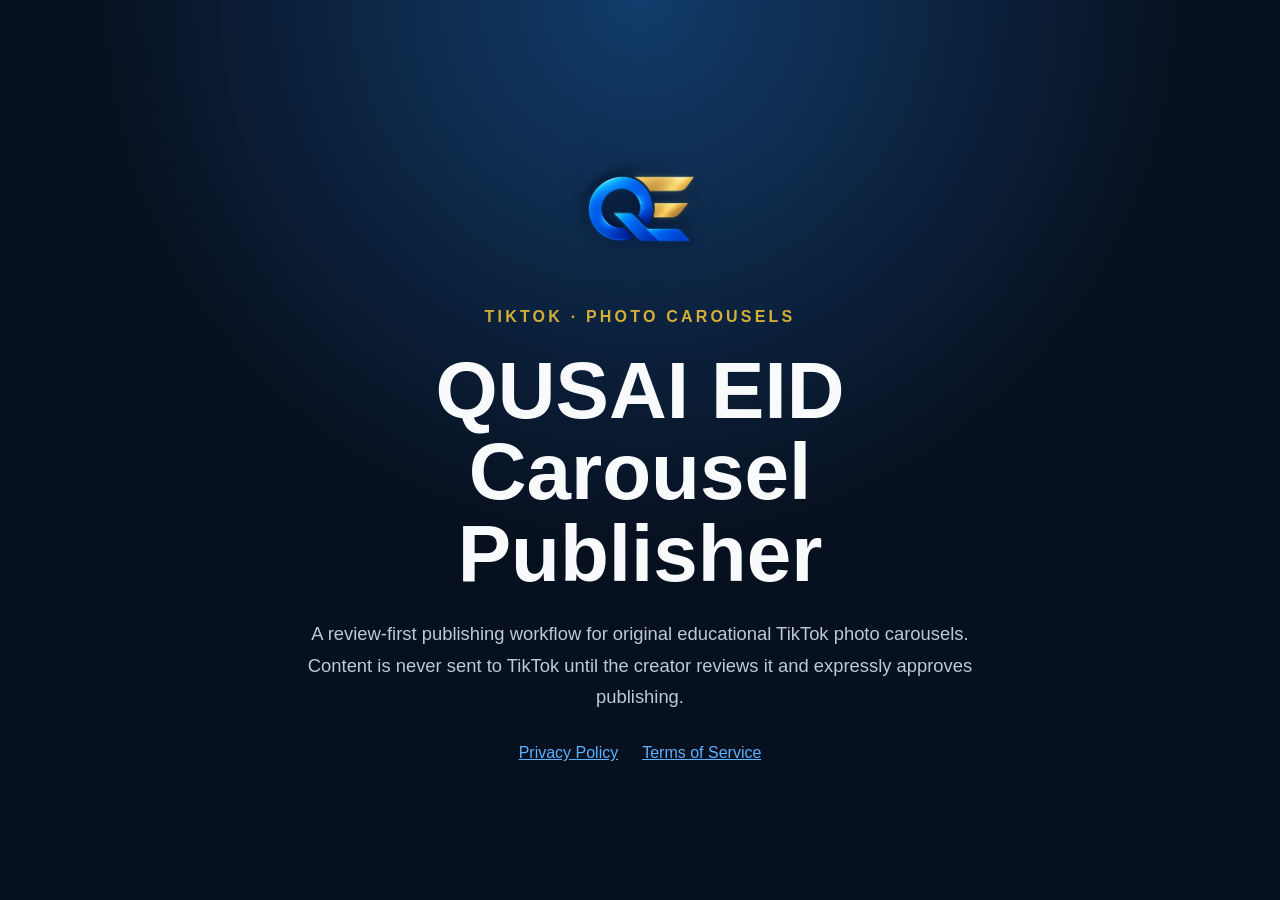
<file: index.html>
<!doctype html><html lang="en"><head><meta charset="utf-8"><meta name="viewport" content="width=device-width,initial-scale=1"><title>QUSAI EID Carousel Publisher</title><link rel="stylesheet" href="assets/style.css"></head><body><main><img class="logo" src="assets/app-icon.png" alt="QUSAI EID"><p class="eyebrow">TIKTOK · PHOTO CAROUSELS</p><h1>QUSAI EID Carousel Publisher</h1><p class="lead">A review-first publishing workflow for original educational TikTok photo carousels. Content is never sent to TikTok until the creator reviews it and expressly approves publishing.</p><nav><a href="privacy/">Privacy Policy</a><a href="terms/">Terms of Service</a></nav></main></body></html>
</file>
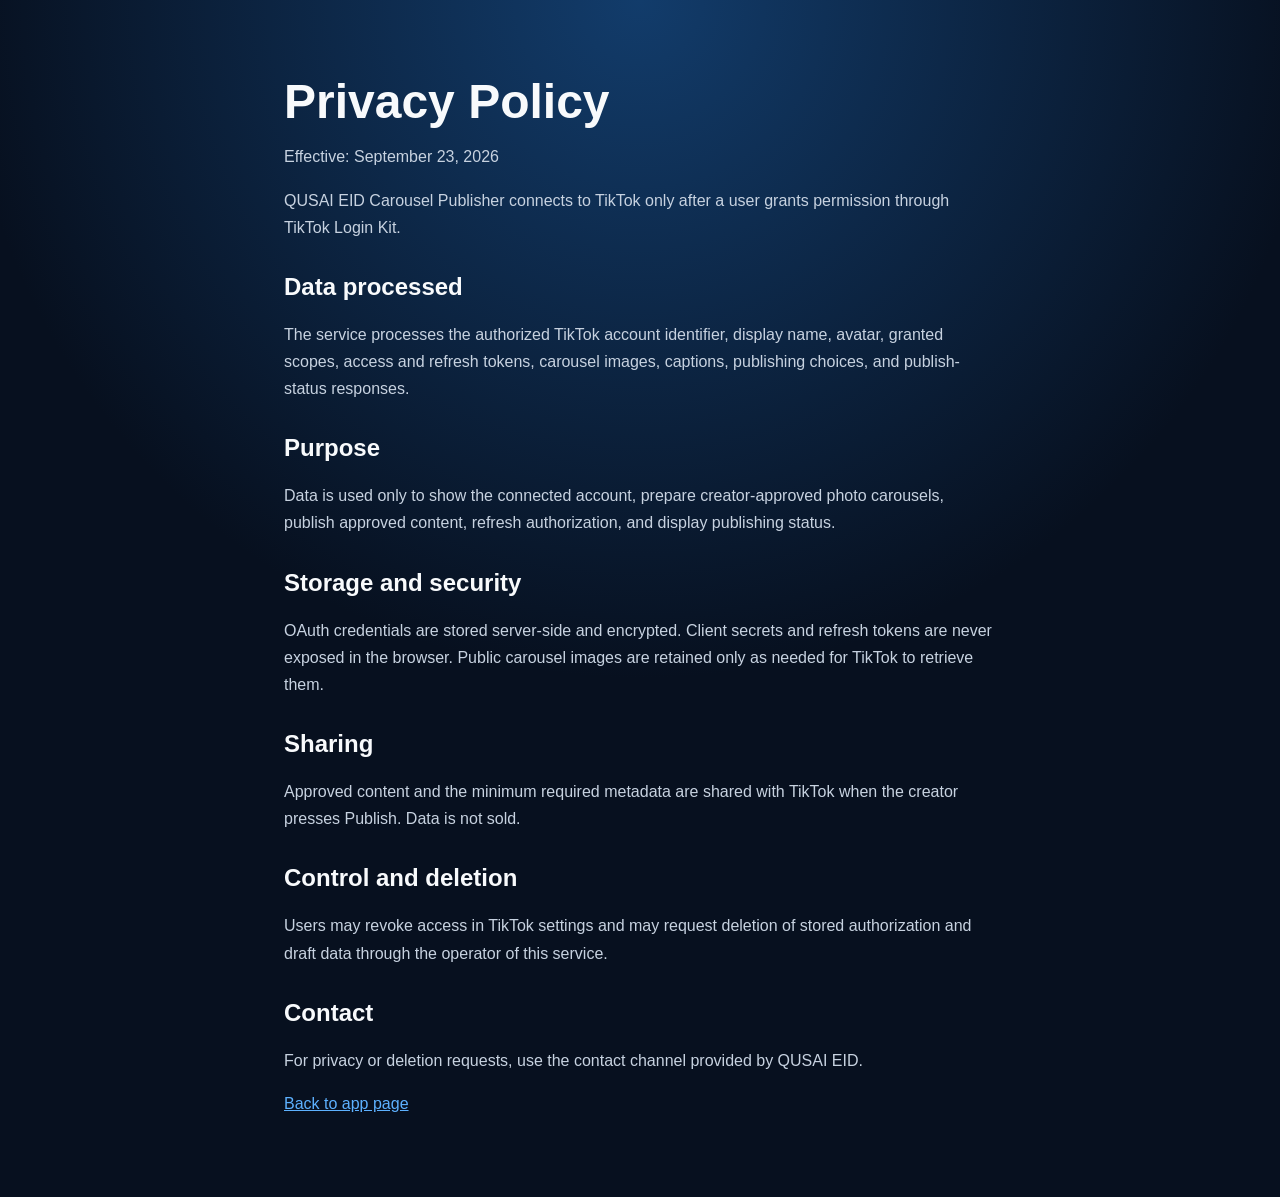
<file: privacy/index.html>
<!doctype html><html lang="en"><head><meta charset="utf-8"><meta name="viewport" content="width=device-width,initial-scale=1"><title>Privacy Policy — QUSAI EID Carousel Publisher</title><link rel="stylesheet" href="../assets/style.css"></head><body><main class="legal"><h1>Privacy Policy</h1><p>Effective: September 23, 2026</p><p>QUSAI EID Carousel Publisher connects to TikTok only after a user grants permission through TikTok Login Kit.</p><h2>Data processed</h2><p>The service processes the authorized TikTok account identifier, display name, avatar, granted scopes, access and refresh tokens, carousel images, captions, publishing choices, and publish-status responses.</p><h2>Purpose</h2><p>Data is used only to show the connected account, prepare creator-approved photo carousels, publish approved content, refresh authorization, and display publishing status.</p><h2>Storage and security</h2><p>OAuth credentials are stored server-side and encrypted. Client secrets and refresh tokens are never exposed in the browser. Public carousel images are retained only as needed for TikTok to retrieve them.</p><h2>Sharing</h2><p>Approved content and the minimum required metadata are shared with TikTok when the creator presses Publish. Data is not sold.</p><h2>Control and deletion</h2><p>Users may revoke access in TikTok settings and may request deletion of stored authorization and draft data through the operator of this service.</p><h2>Contact</h2><p>For privacy or deletion requests, use the contact channel provided by QUSAI EID.</p><p><a href="../">Back to app page</a></p></main></body></html>
</file>
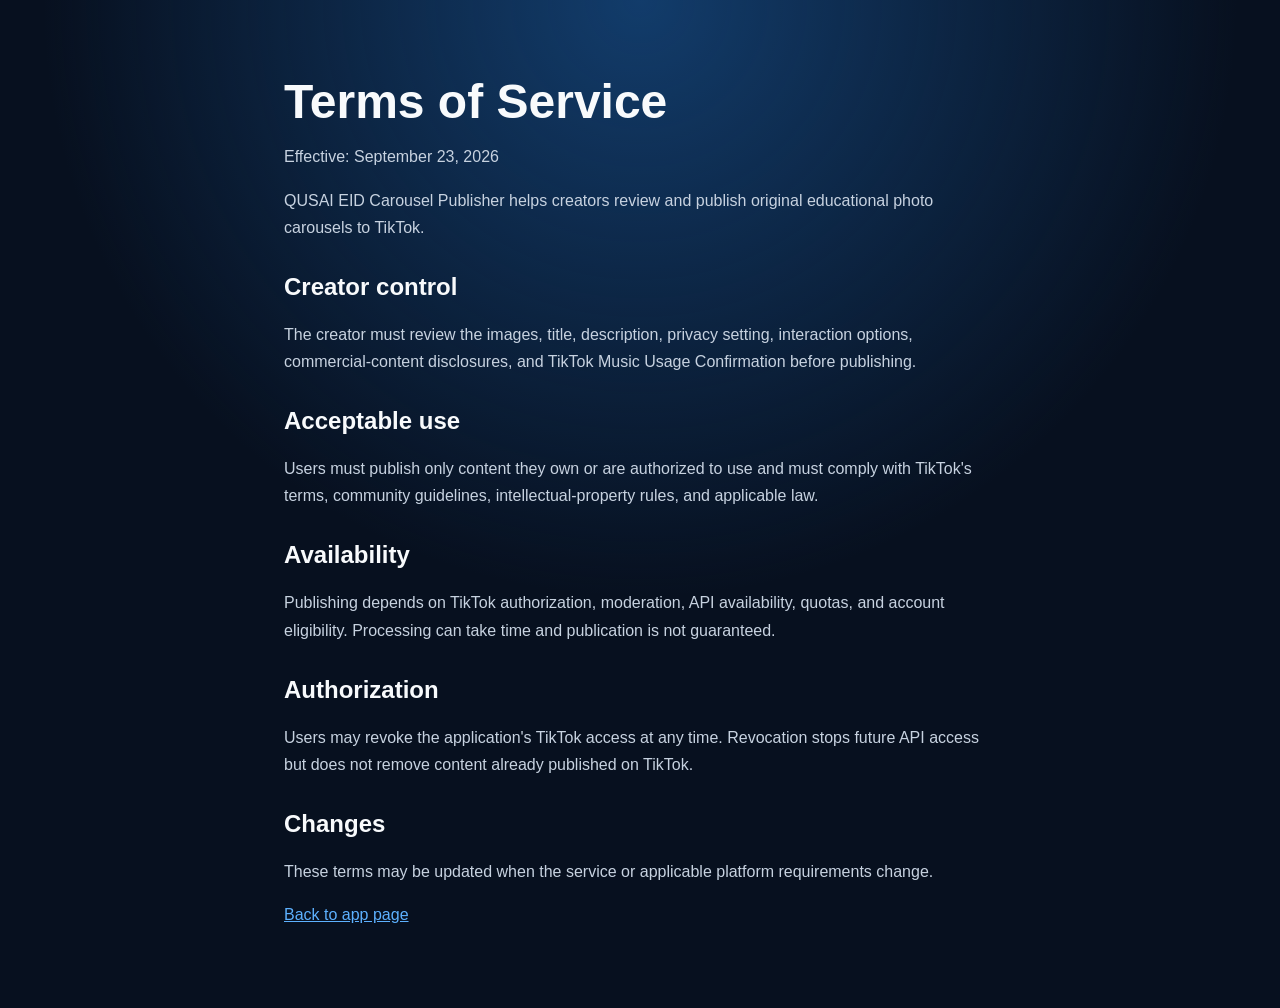
<file: terms/index.html>
<!doctype html><html lang="en"><head><meta charset="utf-8"><meta name="viewport" content="width=device-width,initial-scale=1"><title>Terms of Service — QUSAI EID Carousel Publisher</title><link rel="stylesheet" href="../assets/style.css"></head><body><main class="legal"><h1>Terms of Service</h1><p>Effective: September 23, 2026</p><p>QUSAI EID Carousel Publisher helps creators review and publish original educational photo carousels to TikTok.</p><h2>Creator control</h2><p>The creator must review the images, title, description, privacy setting, interaction options, commercial-content disclosures, and TikTok Music Usage Confirmation before publishing.</p><h2>Acceptable use</h2><p>Users must publish only content they own or are authorized to use and must comply with TikTok's terms, community guidelines, intellectual-property rules, and applicable law.</p><h2>Availability</h2><p>Publishing depends on TikTok authorization, moderation, API availability, quotas, and account eligibility. Processing can take time and publication is not guaranteed.</p><h2>Authorization</h2><p>Users may revoke the application's TikTok access at any time. Revocation stops future API access but does not remove content already published on TikTok.</p><h2>Changes</h2><p>These terms may be updated when the service or applicable platform requirements change.</p><p><a href="../">Back to app page</a></p></main></body></html>
</file>
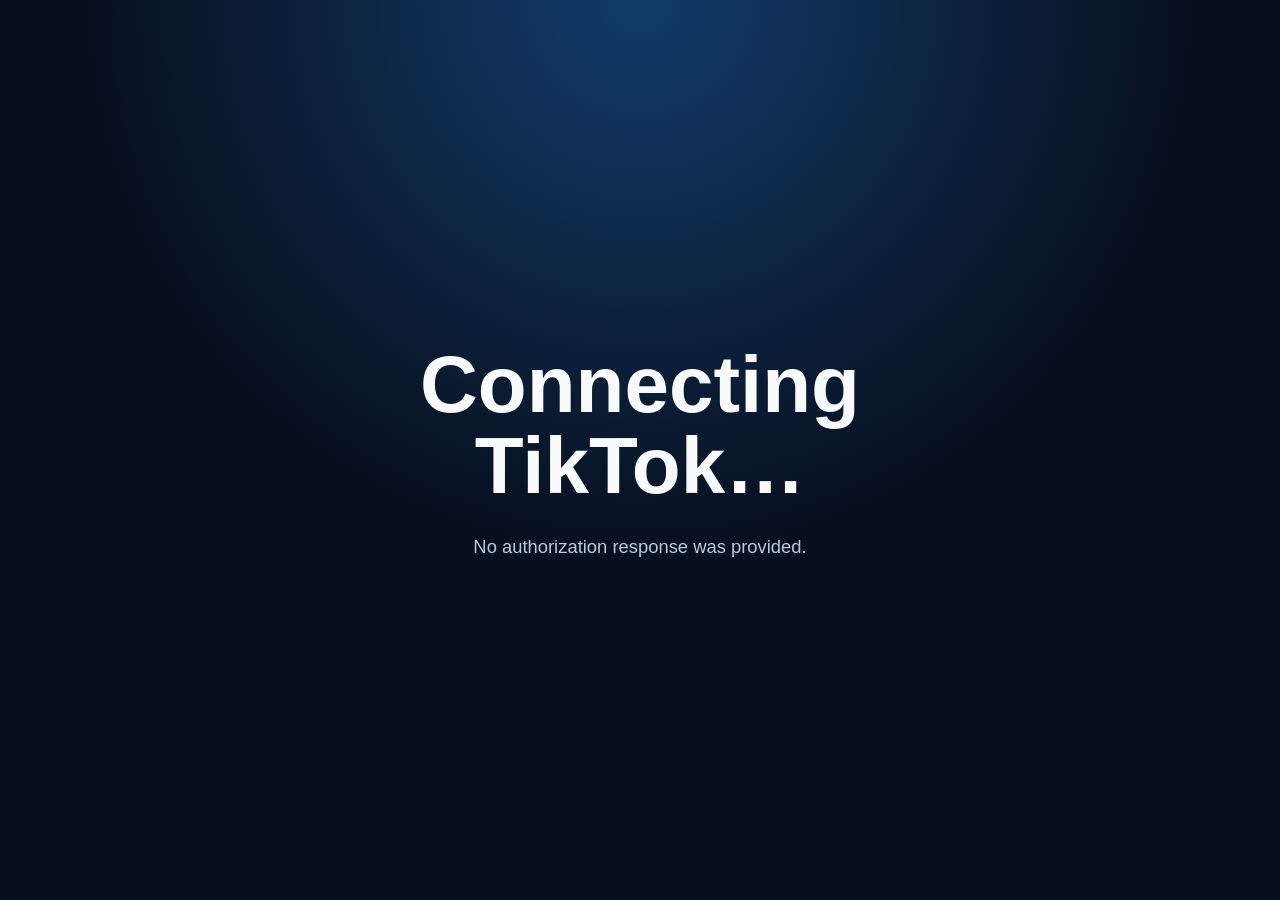
<file: oauth/tiktok/callback/index.html>
<!doctype html><html lang="en"><head><meta charset="utf-8"><meta name="viewport" content="width=device-width,initial-scale=1"><title>Connecting TikTok…</title><link rel="stylesheet" href="../../../assets/style.css"></head><body><main><h1>Connecting TikTok…</h1><p id="status" class="lead">Returning authorization to the local QUSAI EID publisher.</p></main><script>const target=new URL('http://localhost:3000/oauth/tiktok/callback');target.search=location.search;if(location.search){location.replace(target)}else{document.getElementById('status').textContent='No authorization response was provided.'}</script></body></html>
</file>
<file: assets/style.css>
:root{color-scheme:dark;font-family:Inter,Segoe UI,sans-serif;background:#07101f;color:#f8fafc}*{box-sizing:border-box}body{margin:0;min-height:100vh;display:grid;place-items:center;background:radial-gradient(circle at 50% 0,#123c6b,transparent 50%),#07101f}main{max-width:760px;padding:64px 24px;text-align:center}.logo{width:150px;height:150px;border-radius:28px}.eyebrow{color:#d4af37;letter-spacing:.2em;font-weight:700}h1{font-size:clamp(2.5rem,7vw,5rem);line-height:1.02;margin:.3em 0}.lead{color:#bcc9da;font-size:1.15rem;line-height:1.7}nav{display:flex;gap:24px;justify-content:center;margin-top:32px}a{color:#5db1ff}.legal{text-align:left}.legal h1{font-size:3rem}.legal h2{margin-top:2rem}.legal p,.legal li{color:#c7d2e0;line-height:1.7}
</file>
